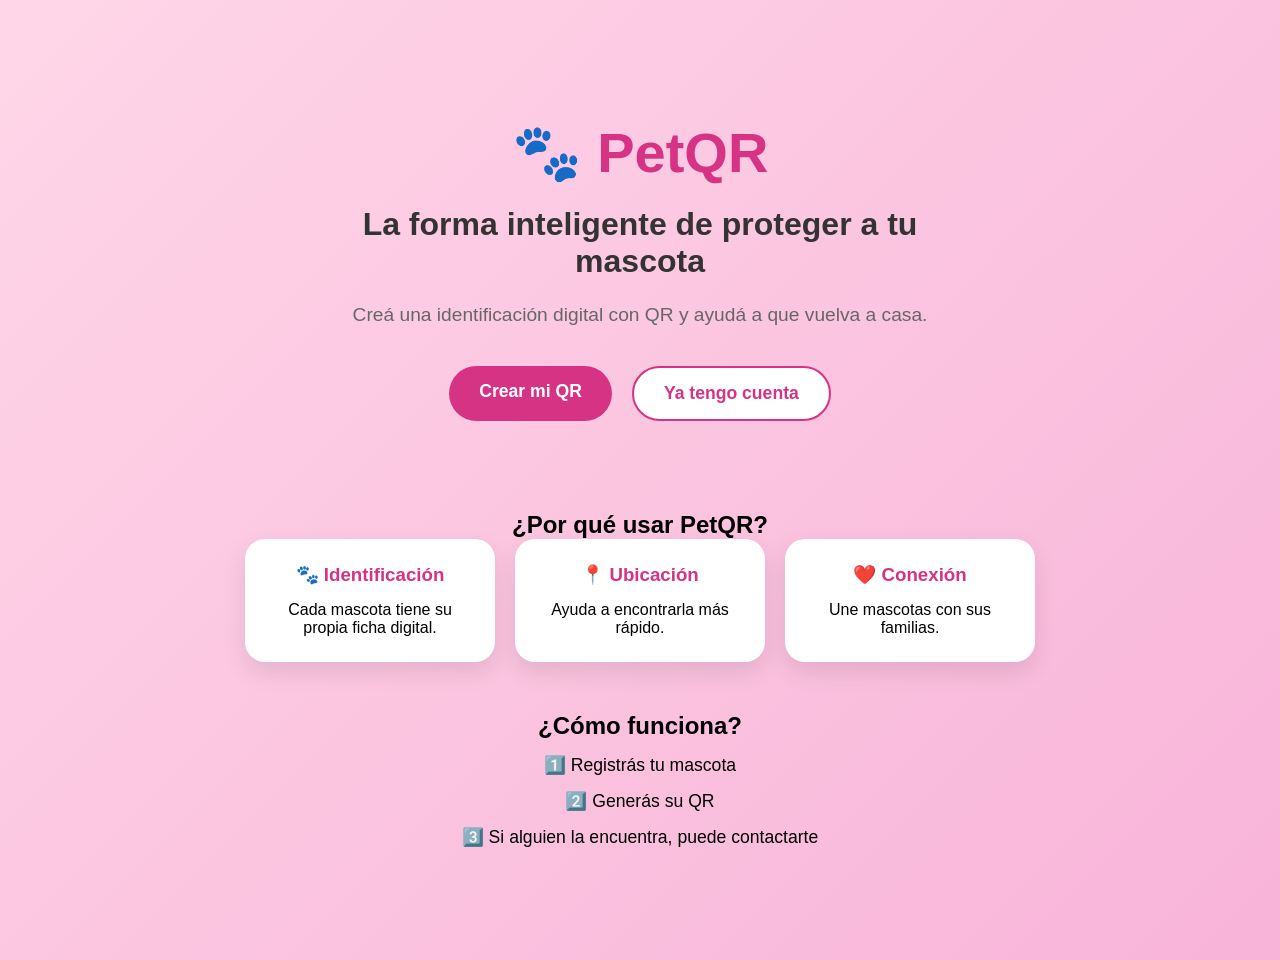
<file: index.html>
<!DOCTYPE html>
<html lang="es">

<head>

<meta charset="UTF-8">

<meta name="viewport" content="width=device-width, initial-scale=1.0">

<title>🐾 PetQR - Identificación inteligente</title>

<link rel="stylesheet" href="css/estilos.css">

</head>


<body>

<div class="landing">


<section class="hero">

<h1>
🐾 PetQR
</h1>


<h2>
La forma inteligente de proteger a tu mascota
</h2>


<p>
Creá una identificación digital con QR
y ayudá a que vuelva a casa.
</p>


<div class="acciones">

<a href="registro.html" class="boton-principal">
Crear mi QR
</a>


<a href="login.html" class="boton-secundario">
Ya tengo cuenta
</a>

</div>


</section>



<section class="beneficios">


<h2>
¿Por qué usar PetQR?
</h2>


<div class="tarjetas">


<div class="tarjeta-beneficio">

<h3>🐾 Identificación</h3>

<p>
Cada mascota tiene su propia ficha digital.
</p>

</div>



<div class="tarjeta-beneficio">

<h3>📍 Ubicación</h3>

<p>
Ayuda a encontrarla más rápido.
</p>

</div>



<div class="tarjeta-beneficio">

<h3>❤️ Conexión</h3>

<p>
Une mascotas con sus familias.
</p>

</div>


</div>


</section>



<section class="como-funciona">


<h2>
¿Cómo funciona?
</h2>


<p>
1️⃣ Registrás tu mascota
</p>

<p>
2️⃣ Generás su QR
</p>

<p>
3️⃣ Si alguien la encuentra, puede contactarte
</p>


</section>


</div>


</body>

</html>
</file>
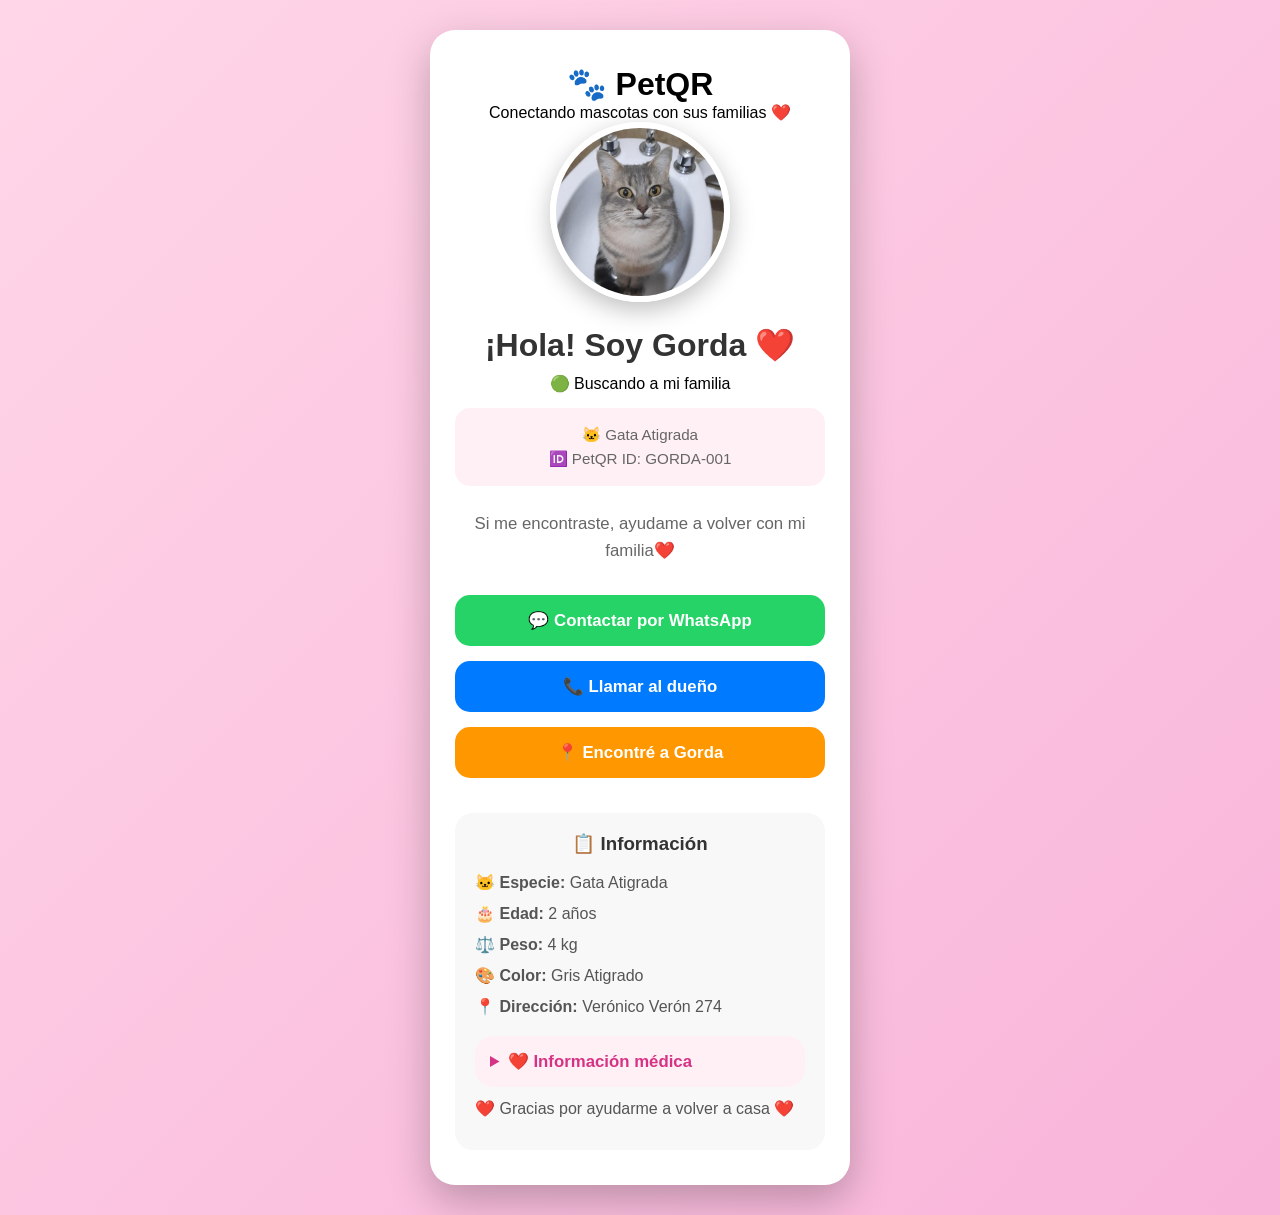
<file: mascota.html>
<!DOCTYPE html>
<html lang="es">

<head>
    <meta charset="UTF-8">
    <title>🐾 PetQR - Gorda</title>

    <link rel="stylesheet" href="css/estilos.css">

</head>

<body>
   <body>

<div class="contenedor">

    <div class="tarjeta">

        <div class="encabezado">

    <h1 class="logo">🐾 PetQR</h1>

    <p class="subtitulo">
        Conectando mascotas con sus familias ❤️
    </p>

</div>

        <img src="img/gorda.jpeg" alt="Foto de Gorda" class="fotoMascota">

        <h2 class="nombre">¡Hola! Soy Gorda ❤️</h2>
        <div class="estado">

    🟢 Buscando a mi familia

</div>


<div class="identificacion">

    <p>🐱 Gata Atigrada</p>

    <p>🆔 PetQR ID: GORDA-001</p>

</div>

<p class="mensaje">
    Si me encontraste, ayudame a volver con mi familia❤️
</p>

        <div class="botones">

            <a href="https://wa.me/542946508445?text=Hola,%20encontré%20a%20tu%20mascota%20y%20escaneé%20el%20QR."
                class="whatsapp-btn" target="_blank">

                💬 Contactar por WhatsApp

            </a>

            <a href="tel:+542946508445"
                class="llamar-btn">

                📞 Llamar al dueño

            </a>
            <button class="ubicacion-btn" onclick="enviarUbicacion()">

📍 Encontré a Gorda

</button>

</a>

        </div>

        <div class="info">

            <h3>📋 Información</h3>

            <p>🐱 <strong>Especie:</strong> Gata Atigrada</p>

            <p>🎂 <strong>Edad:</strong> 2 años</p>

            <p>⚖️ <strong>Peso:</strong> 4 kg</p>

            <p>🎨 <strong>Color:</strong> Gris Atigrado</p>

            <p>📍 <strong>Dirección:</strong> Verónico Verón 274</p>
            <details class="medico">
            <div class="caracteristicas">
            <h3>🔎 Cómo reconocerme</h3>

    <p>🐾 Color: Gris atigrado</p>

    <p>🎀 Collar: Rosa</p>

    <p>❤️ Personalidad: Distante</p>

    <p>👀 Característica especial: Pequeña</p>

</div>

    

    <summary>
        ❤️ Información médica
    </summary>

    <div class="datos-medicos">

        <p>⚠️ <strong>Alergias:</strong> Ninguna</p>

        <p>💊 <strong>Medicación:</strong> Ninguna</p>

        <p>💉 <strong>Vacunas:</strong> Al día</p>

        <p>🏥 <strong>Veterinario:</strong> No especificado</p>

    </div>


</details>

<p class="gracias">
    ❤️ Gracias por ayudarme a volver a casa ❤️
</p>

</div>

</div>

<script src="js/script.js"></script>

</body>

</html>

</html>
</file>
<file: css/estilos.css>
/* ===========================
   PETQR - Estilos principales
   =========================== */

*{
    margin:0;
    padding:0;
    box-sizing:border-box;
}

body{
    font-family:Arial, Helvetica, sans-serif;
    background: linear-gradient(135deg, #ffd6e8, #f8b4d9);
    min-height:100vh;
    display:flex;
    justify-content:center;
    align-items:center;
    padding:30px;
}

.contenedor{
    width:100%;
    max-width:420px;
}

.tarjeta{
    background:white;
    border-radius:25px;
    padding:35px 25px;
    text-align:center;
    box-shadow:0 15px 40px rgba(0,0,0,.25);
}

.logo{
    .encabezado{
    margin-bottom:25px;
}

.logo{
    font-size:2.2rem;
    color:#333;
}

.subtitulo{
    margin-top:8px;
    color:#777;
    font-size:1rem;
}
}

.fotoMascota{
    width:180px;
    height:180px;
    object-fit:cover;
    border-radius:50%;
    border:6px solid white;
    box-shadow:0 8px 25px rgba(0,0,0,.25);
    margin-bottom:20px;
    transition:0.3s;
    .fotoMascota:hover{
        transform:scale(1.05);
    }
}

.nombre{
    font-size:2rem;
    color:#333;
    margin-bottom:10px;
}

.mensaje{
    color:#666;
    line-height:1.6;
    margin-bottom:30px;
    font-size:1.05rem;
}

.botones{
    display:flex;
    flex-direction:column;
    gap:15px;
    margin-bottom:35px;
}

.whatsapp-btn,
.llamar-btn{
    text-decoration:none;
    color:white;
    padding:15px;
    border-radius:15px;
    font-size:1.05rem;
    font-weight:bold;
    transition:0.25s;
}

.whatsapp-btn{
    background:#25D366;
}

.whatsapp-btn:hover{
    background:#1eb95b;
    transform:translateY(-3px);
}

.llamar-btn{
    background:#007BFF;
}

.llamar-btn:hover{
    background:#0062cc;
    transform:translateY(-3px);
}

.info{
    text-align:left;
    background:#f8f8f8;
    padding:20px;
    border-radius:18px;
}

.info h3{
    text-align:center;
    margin-bottom:18px;
    color:#333;
}

.info p{
    margin:12px 0;
    color:#555;
    font-size:1rem;
}

.gracias{
    margin-top:30px;
    font-size:1rem;
    color:#777;
}

@media(max-width:480px){

    .tarjeta{
        padding:25px 18px;
    }

    .fotoMascota{
        width:150px;
        height:150px;
    }

    .nombre{
        font-size:1.6rem;
    }

}
.identificacion{
    background:#fff0f6;
    border-radius:15px;
    padding:12px;
    margin:15px 0 25px;
    color:#666;
    font-size:.95rem;
}

.identificacion p{
    margin:6px 0;
}
.medico{

    margin-top:20px;
    background:#fff0f6;
    border-radius:18px;
    padding:15px;
    text-align:left;

}


.medico summary{

    cursor:pointer;
    font-weight:bold;
    color:#d63384;
    font-size:1.05rem;

}


.datos-medicos{

    margin-top:15px;
    color:#555;

}


.datos-medicos p{

    margin:12px 0;

}
.ubicacion-btn{

    text-decoration:none;
    color:white;
    background:#ff9800;
    padding:15px;
    border-radius:15px;
    font-size:1.05rem;
    font-weight:bold;
    transition:.25s;

    border:none;
    cursor:pointer;
    width:100%;

}


.ubicacion-btn:hover{

    background:#e68900;
    transform:translateY(-3px);

}
.caracteristicas{

    margin-top:20px;
    background:#fdf0f5;
    border-radius:18px;
    padding:20px;
    text-align:left;

}


.caracteristicas h3{

    text-align:center;
    color:#d63384;
    margin-bottom:15px;

}


.caracteristicas p{

    margin:12px 0;
    color:#555;

}
/* =========================
   LANDING PAGE PETQR
   ========================= */


.landing{

    min-height:100vh;
    padding:40px 20px;

}


.hero{

    max-width:700px;
    margin:auto;
    text-align:center;
    padding:50px 20px;

}


.hero h1{

    font-size:3.5rem;
    color:#d63384;
    margin-bottom:20px;

}


.hero h2{

    font-size:2rem;
    color:#333;
    margin-bottom:20px;

}


.hero p{

    font-size:1.2rem;
    color:#666;
    line-height:1.6;
    margin-bottom:35px;

}


.acciones{

    display:flex;
    justify-content:center;
    gap:20px;
    flex-wrap:wrap;

}


.boton-principal,
.boton-secundario{

    text-decoration:none;
    padding:15px 30px;
    border-radius:30px;
    font-weight:bold;
    font-size:1.1rem;
    transition:.3s;

}


.boton-principal{

    background:#d63384;
    color:white;

}


.boton-principal:hover{

    transform:translateY(-3px);

}



.boton-secundario{

    background:white;
    color:#d63384;
    border:2px solid #d63384;

}


.boton-secundario:hover{

    transform:translateY(-3px);

}



.beneficios{

    max-width:900px;
    margin:40px auto;
    text-align:center;

}


.tarjetas{

    display:flex;
    gap:20px;
    justify-content:center;
    flex-wrap:wrap;

}


.tarjeta-beneficio{

    background:white;
    padding:25px;
    border-radius:20px;
    width:250px;
    box-shadow:0 10px 25px rgba(0,0,0,.1);

}


.tarjeta-beneficio h3{

    color:#d63384;
    margin-bottom:15px;

}


.como-funciona{

    text-align:center;
    margin-top:50px;

}


.como-funciona p{

    margin:15px;
    font-size:1.1rem;

}

/* =====================
   FORMULARIOS PETQR
   ===================== */


.formulario-container{

    min-height:100vh;
    display:flex;
    justify-content:center;
    align-items:center;
    padding:20px;

}


.formulario{

    background:white;
    width:100%;
    max-width:420px;
    padding:35px;
    border-radius:25px;
    box-shadow:0 15px 35px rgba(0,0,0,.15);
    text-align:center;

}


.formulario h1{

    color:#d63384;
    margin-bottom:15px;

}


.formulario p{

    color:#666;
    margin-bottom:25px;

}


.formulario form{

    display:flex;
    flex-direction:column;
    text-align:left;

}


.formulario label{

    margin-top:15px;
    margin-bottom:5px;
    font-weight:bold;

}


.formulario input{

    padding:12px;
    border-radius:10px;
    border:1px solid #ddd;
    font-size:1rem;

}


.formulario button{

    margin-top:25px;
    padding:14px;
    border:none;
    border-radius:20px;
    background:#d63384;
    color:white;
    font-size:1.1rem;
    font-weight:bold;
    cursor:pointer;

}
/* ===== PANEL ===== */

.panel{
    max-width:1000px;
    margin:auto;
    padding:40px 20px;
}

.panel-header{
    background:white;
    border-radius:20px;
    padding:30px;
    box-shadow:0 10px 25px rgba(0,0,0,.08);
    margin-bottom:30px;
}

.panel-header h1{
    color:#d63384;
}

.mis-mascotas{
    background:white;
    border-radius:20px;
    padding:30px;
    box-shadow:0 10px 25px rgba(0,0,0,.08);
}
.tarjeta-mascota{

    background:white;

    border-radius:15px;

    padding:20px;

    margin-top:20px;

    box-shadow:0 8px 20px rgba(0,0,0,.08);

}
</file>
